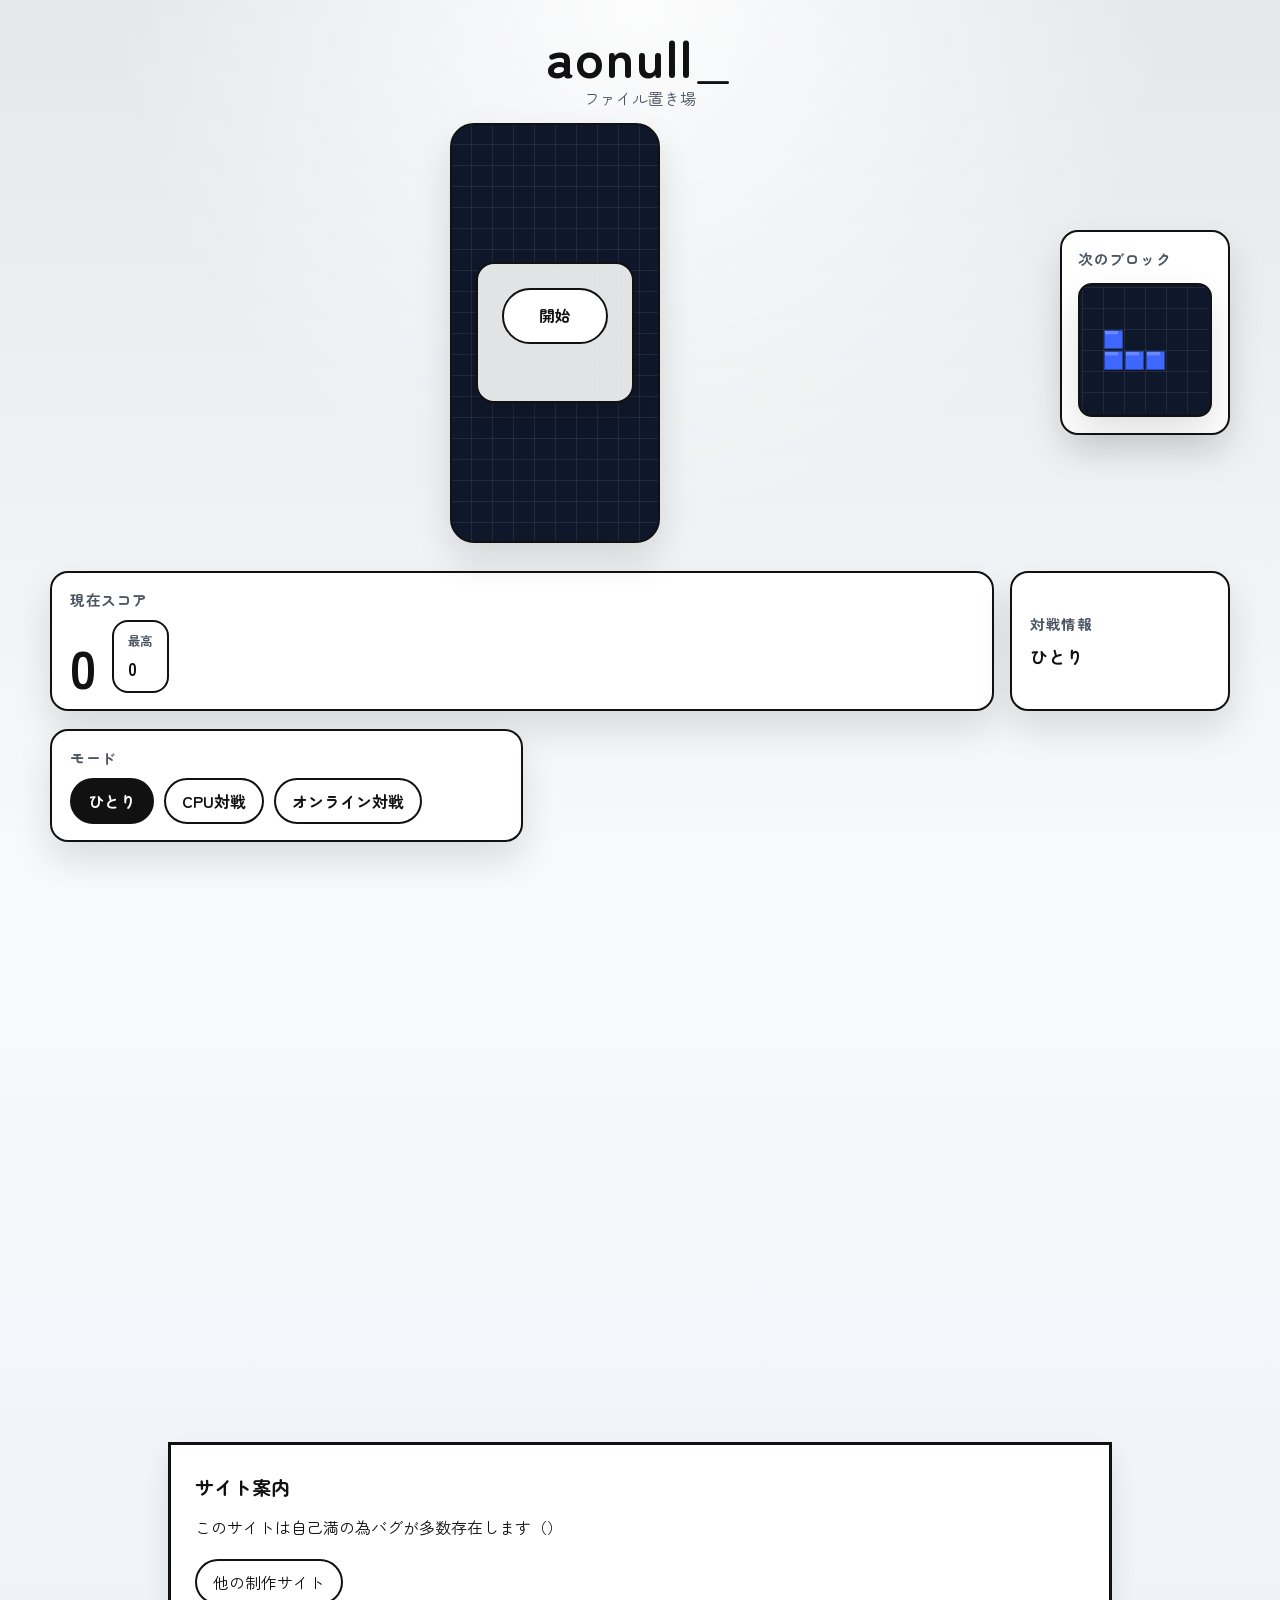
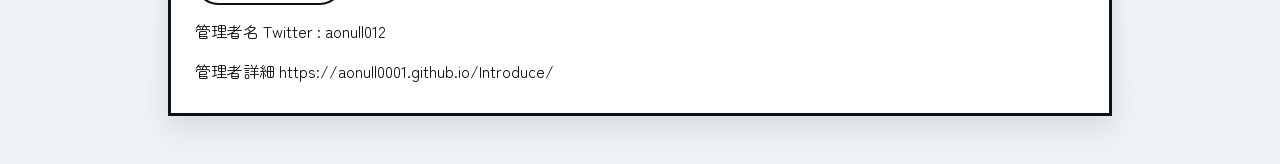
<file: index.html>
<!DOCTYPE html>
<html lang="ja">
<head>
  <meta charset="UTF-8">
  <meta name="viewport" content="width=device-width, initial-scale=1.0">
  <title>ファイル置き場</title>
  <link rel="preconnect" href="https://fonts.googleapis.com">
  <link rel="preconnect" href="https://fonts.gstatic.com" crossorigin>
  <link href="https://fonts.googleapis.com/css2?family=Zen+Maru+Gothic:wght@400;500;700&display=swap" rel="stylesheet">
  <link rel="stylesheet" href="style.css">
</head>
<body>
  <header class="site-header">
    <button id="logoButton" class="logo-button" type="button" aria-label="aonull_ ファイル置き場">
      <span class="logo-title">aonull_</span>
      <span class="logo-subtitle">ファイル置き場</span>
    </button>
  </header>

  <main class="page-shell">
    <section class="game-shell">
      <div id="playLayout" class="play-layout" data-mode="solo">
        <aside id="opponentPanel" class="opponent-panel panel-empty">
          <p id="opponentHeading" class="panel-label">相手フィールド</p>
          <div id="opponentFrame" class="opponent-frame">
            <canvas id="opponentCanvas" aria-label="相手フィールド"></canvas>
          </div>
          <div class="opponent-meta">
            <p id="opponentName" class="opponent-name">-</p>
            <p id="opponentScore" class="opponent-score">0</p>
            <p id="battleStatus" class="battle-status">-</p>
          </div>
        </aside>

        <section id="boardSection" class="board-section">
          <div id="boardFrame" class="board-frame">
            <canvas id="boardCanvas" aria-label="ゲーム画面"></canvas>

            <div id="startOverlay" class="overlay">
              <div class="start-panel">
                <button id="startButton" class="action-button" type="button">開始</button>
                <p id="startHint" class="overlay-note"></p>
              </div>
            </div>

            <div id="gameOverOverlay" class="overlay" hidden>
              <div class="result-panel">
                <p class="result-line">【記録】</p>
                <p id="finalScore" class="result-score">0点</p>
                <p id="finalRank" class="result-line">ランク：D</p>
                <button id="restartButton" class="action-button" type="button">もう一回プレイする</button>
              </div>
            </div>
          </div>
        </section>

        <aside class="next-panel">
          <p class="panel-label">次のブロック</p>
          <div id="nextFrame" class="next-frame">
            <canvas id="nextCanvas" aria-label="次のブロック"></canvas>
          </div>
        </aside>
      </div>

      <section id="controlSection" class="control-section">
        <div class="info-grid">
          <section class="score-panel" aria-label="現在スコア">
            <p class="panel-label">現在スコア</p>
            <div class="score-row">
              <p id="scoreValue" class="score-value">0</p>
              <div class="best-score-box" aria-label="最高スコア">
                <p class="mini-label">最高</p>
                <p id="bestScoreValue" class="best-score-value">0</p>
              </div>
            </div>
          </section>

          <section class="status-panel" aria-label="対戦情報">
            <p class="panel-label">対戦情報</p>
            <p id="statusValue" class="status-value">ひとり</p>
          </section>
        </div>

        <div class="settings-grid">
          <section class="control-card">
            <p class="panel-label">モード</p>
            <form id="modeForm" class="toggle-group" aria-label="モード">
              <label class="toggle-option">
                <input type="radio" name="playMode" value="solo" checked>
                <span>ひとり</span>
              </label>
              <label class="toggle-option">
                <input type="radio" name="playMode" value="cpu">
                <span>CPU対戦</span>
              </label>
              <label class="toggle-option">
                <input type="radio" name="playMode" value="online">
                <span>オンライン対戦</span>
              </label>
            </form>
          </section>

          <section id="cpuOptions" class="control-card" hidden>
            <label class="field-stack" for="cpuLevelSelect">
              <span class="panel-label">CPU強さ</span>
              <select id="cpuLevelSelect" class="field-control">
                <option value="lv1">Lv1</option>
                <option value="lv2" selected>Lv2</option>
                <option value="lv3">Lv3</option>
              </select>
            </label>
          </section>

          <section id="onlineOptions" class="control-card" hidden>
            <label class="field-stack" for="roomInput">
              <span class="panel-label">部屋名</span>
              <input id="roomInput" class="field-control" type="text" inputmode="text" maxlength="24" autocomplete="off">
            </label>
          </section>
        </div>
      </section>
    </section>

    <section class="link-box" aria-label="サイト案内">
      <p class="link-box-title">サイト案内</p>
      <p class="link-box-text">このサイトは自己満の為バグが多数存在します（）</p>
      <div class="link-box-actions">
        <a class="link-button" href="https://aonull0001.github.io/Introduce/" target="_blank" rel="noreferrer">他の制作サイト</a>
      </div>
      <p class="link-box-text">管理者名 Twitter : aonull012</p>
      <p class="link-box-text">管理者詳細 https://aonull0001.github.io/Introduce/</p>
    </section>
  </main>

  <script src="script.js"></script>
</body>
</html>
</file>
<file: style.css>
:root {
  --bg: #f3f4f6;
  --line: #111111;
  --panel: #ffffff;
  --ink: #111111;
  --muted: #4b5563;
  --board: #0f172a;
  --board-line: rgba(255, 255, 255, 0.08);
  --shadow: 0 18px 36px rgba(17, 17, 17, 0.12);
  --radius-lg: 24px;
  --radius-md: 18px;
  --radius-sm: 14px;
}

* {
  box-sizing: border-box;
}

html,
body {
  min-height: 100%;
}

body {
  margin: 0;
  color: var(--ink);
  font-family: "Zen Maru Gothic", sans-serif;
  background:
    radial-gradient(circle at top, rgba(255, 255, 255, 0.9), transparent 28%),
    linear-gradient(180deg, #e5e7eb 0%, #f8fafc 52%, #edf2f7 100%);
}

button,
input,
select,
a {
  font: inherit;
}

.site-header {
  display: flex;
  justify-content: center;
  padding: 28px 16px 12px;
}

.logo-button {
  display: inline-grid;
  gap: 4px;
  justify-items: center;
  padding: 0;
  border: 0;
  background: transparent;
  color: var(--ink);
  cursor: pointer;
}

.logo-title {
  font-size: clamp(2rem, 6vw, 3.3rem);
  font-weight: 700;
  line-height: 1.05;
  letter-spacing: 0.04em;
}

.logo-subtitle {
  font-size: clamp(0.84rem, 2vw, 1rem);
  line-height: 1.45;
  color: var(--muted);
}

.page-shell {
  width: min(1180px, calc(100vw - 24px));
  margin: 0 auto 48px;
}

.game-shell {
  display: grid;
  gap: 28px;
}

.play-layout {
  display: grid;
  grid-template-columns: 0 minmax(0, 1fr) 170px;
  align-items: center;
  gap: 20px;
}

.play-layout[data-mode="cpu"],
.play-layout[data-mode="online"] {
  grid-template-columns: 170px minmax(0, 1fr) 170px;
}

.board-section {
  min-width: 0;
  min-height: 0;
  display: flex;
  justify-content: center;
  align-items: center;
}

.board-frame,
.next-frame,
.opponent-frame {
  background: var(--board);
  border: 2px solid var(--line);
  box-shadow: var(--shadow);
}

.board-frame {
  position: relative;
  display: flex;
  justify-content: center;
  align-items: center;
  overflow: hidden;
  border-radius: var(--radius-lg);
}

.next-panel,
.opponent-panel,
.score-panel,
.status-panel,
.control-card {
  background: var(--panel);
  border: 2px solid var(--line);
  border-radius: var(--radius-md);
  box-shadow: var(--shadow);
}

.next-panel,
.opponent-panel {
  display: flex;
  flex-direction: column;
  gap: 14px;
  padding: 16px;
}

.opponent-panel[hidden] {
  display: none;
}

.panel-empty {
  visibility: hidden;
  pointer-events: none;
}

.next-frame,
.opponent-frame {
  display: flex;
  justify-content: center;
  align-items: center;
  overflow: hidden;
  border-radius: var(--radius-sm);
}

.next-frame {
  aspect-ratio: 1 / 1;
}

.opponent-frame {
  aspect-ratio: 1 / 2;
}

#boardCanvas,
#nextCanvas,
#opponentCanvas {
  display: block;
  image-rendering: pixelated;
}

.panel-label,
.mini-label {
  margin: 0;
  color: var(--muted);
  font-weight: 700;
  letter-spacing: 0.04em;
}

.panel-label {
  font-size: 0.92rem;
}

.mini-label {
  font-size: 0.78rem;
}

.opponent-meta {
  display: grid;
  gap: 6px;
}

.opponent-name,
.opponent-score,
.battle-status {
  margin: 0;
}

.opponent-name,
.opponent-score {
  font-weight: 700;
}

.battle-status {
  color: var(--muted);
  line-height: 1.45;
}

.overlay {
  position: absolute;
  inset: 0;
  display: flex;
  align-items: center;
  justify-content: center;
  padding: 16px;
}

.overlay[hidden] {
  display: none;
}

.start-panel,
.result-panel {
  width: min(100%, 340px);
  max-width: calc(100% - 16px);
  display: grid;
  gap: 12px;
  justify-items: center;
  padding: clamp(18px, 3vw, 24px);
  background: rgba(255, 255, 255, 0.88);
  border: 2px solid var(--line);
  border-radius: var(--radius-md);
  box-shadow: 0 12px 24px rgba(17, 17, 17, 0.14);
  text-align: center;
  overflow: hidden;
}

.result-panel {
  max-height: calc(100% - 8px);
  overflow: auto;
}

.result-line,
.result-score,
.overlay-note {
  margin: 0;
}

.result-score {
  font-size: clamp(1.4rem, 4vw, 2rem);
  font-weight: 700;
  line-height: 1.3;
}

.overlay-note {
  min-height: 1.5em;
  color: var(--muted);
  font-size: 0.9rem;
  line-height: 1.5;
  overflow-wrap: anywhere;
}

.action-button {
  width: min(100%, 240px);
  min-width: 0;
  min-height: clamp(46px, 7vw, 56px);
  padding: 12px 18px;
  border: 2px solid var(--line);
  border-radius: 999px;
  background: #ffffff;
  color: var(--ink);
  font-weight: 700;
  line-height: 1.35;
  white-space: normal;
  overflow-wrap: anywhere;
  cursor: pointer;
}

.action-button:hover,
.toggle-option span:hover,
.link-button:hover {
  background: #111111;
  color: #ffffff;
}

.control-section {
  display: grid;
  gap: 18px;
}

.info-grid {
  display: grid;
  grid-template-columns: minmax(0, 1fr) 220px;
  gap: 16px;
}

.score-panel,
.status-panel,
.control-card {
  padding: 16px 18px;
}

.score-row {
  display: flex;
  align-items: flex-end;
  gap: 16px;
  flex-wrap: wrap;
  margin-top: 10px;
}

.score-value {
  margin: 0;
  font-size: clamp(2rem, 5vw, 3.3rem);
  line-height: 1;
  font-weight: 700;
}

.best-score-box {
  display: grid;
  gap: 6px;
  padding: 10px 14px;
  border: 2px solid var(--line);
  border-radius: 16px;
}

.best-score-value,
.status-value {
  margin: 0;
}

.best-score-value,
.status-value {
  font-size: 1.1rem;
  font-weight: 700;
}

.status-panel {
  display: grid;
  align-content: center;
  gap: 10px;
}

.settings-grid {
  display: grid;
  grid-template-columns: minmax(0, 1.4fr) minmax(0, 1fr) minmax(0, 1fr);
  gap: 16px;
  align-items: start;
}

.toggle-group {
  display: flex;
  flex-wrap: wrap;
  gap: 10px;
  margin-top: 10px;
}

.toggle-option {
  position: relative;
  display: inline-flex;
}

.toggle-option input {
  position: absolute;
  opacity: 0;
  pointer-events: none;
}

.toggle-option span,
.field-control,
.link-button {
  display: inline-flex;
  align-items: center;
  justify-content: center;
  min-height: 46px;
  padding: 0 16px;
  border: 2px solid var(--line);
  border-radius: 999px;
  background: #ffffff;
  color: var(--ink);
  text-decoration: none;
}

.toggle-option span {
  cursor: pointer;
  font-weight: 700;
}

.toggle-option input:checked + span {
  background: #111111;
  color: #ffffff;
}

.field-stack {
  display: grid;
  gap: 10px;
}

.field-control {
  width: 100%;
}

.field-control:focus-visible,
.toggle-option input:focus-visible + span,
.action-button:focus-visible,
.link-button:focus-visible,
.logo-button:focus-visible {
  outline: 3px solid rgba(17, 17, 17, 0.24);
  outline-offset: 3px;
}

.link-box {
  width: min(80%, 960px);
  margin: 600px auto 0;
  padding: 28px 24px;
  background: #ffffff;
  border: 3px solid #111111;
  box-shadow: 0 12px 24px rgba(17, 17, 17, 0.1);
}

.link-box-title,
.link-box-text {
  margin: 0;
}

.link-box-title {
  font-size: 1.2rem;
  font-weight: 700;
}

.link-box-text {
  margin-top: 12px;
  line-height: 1.75;
}

.link-box-actions {
  margin-top: 18px;
}

@media (max-width: 1040px) {
  .play-layout,
  .play-layout[data-mode="cpu"],
  .play-layout[data-mode="online"] {
    grid-template-columns: 1fr;
  }

  .opponent-panel,
  .next-panel {
    width: min(320px, 100%);
    justify-self: center;
  }

  .panel-empty {
    display: none;
  }

  .board-section {
    min-height: 60vh;
  }

  .info-grid,
  .settings-grid {
    grid-template-columns: 1fr;
  }
}

@media (max-width: 720px) {
  .page-shell {
    width: min(100vw - 16px, 1180px);
  }

  .site-header {
    padding-top: 22px;
  }

  .score-panel,
  .status-panel,
  .control-card,
  .next-panel,
  .opponent-panel,
  .link-box {
    padding-left: 14px;
    padding-right: 14px;
  }

  .link-box {
    width: calc(100% - 12px);
    margin-top: 280px;
  }
}

@media (prefers-reduced-motion: reduce) {
  *,
  *::before,
  *::after {
    animation: none !important;
    transition: none !important;
    scroll-behavior: auto !important;
  }
}
</file>
